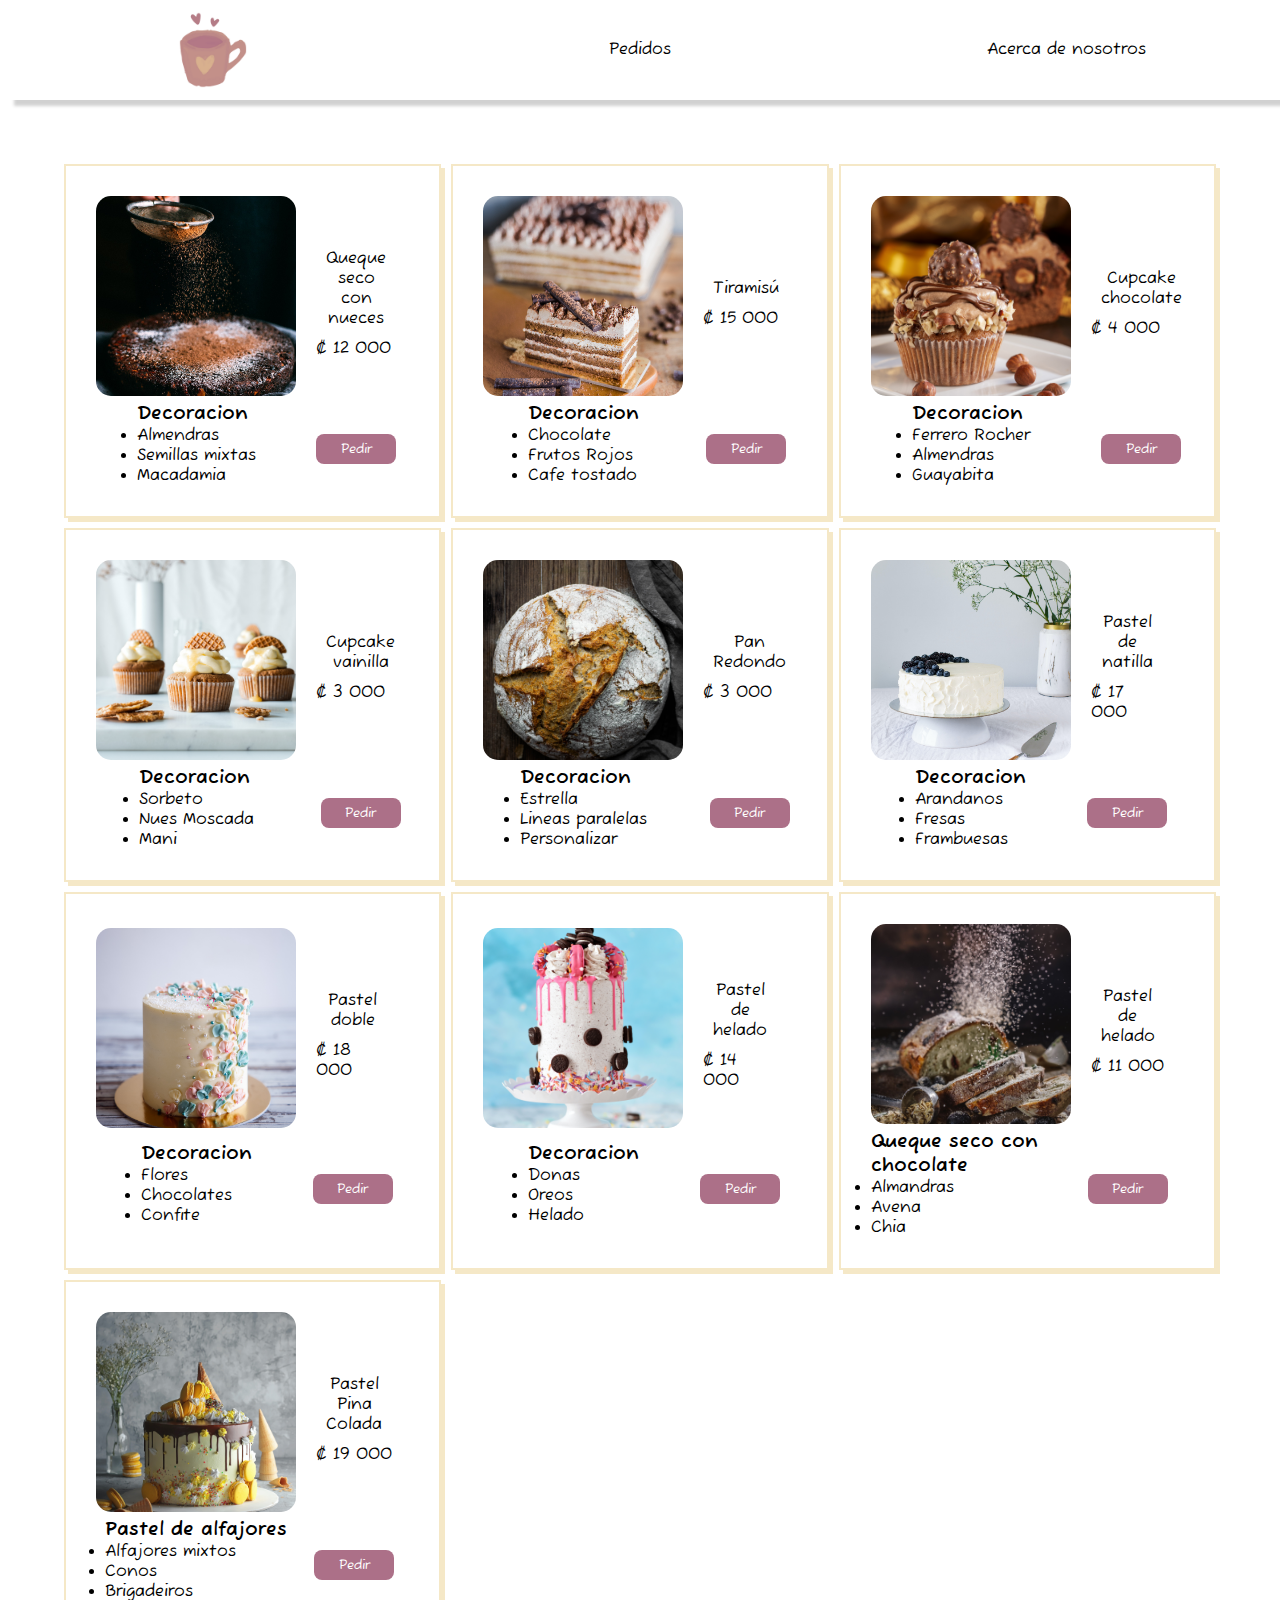
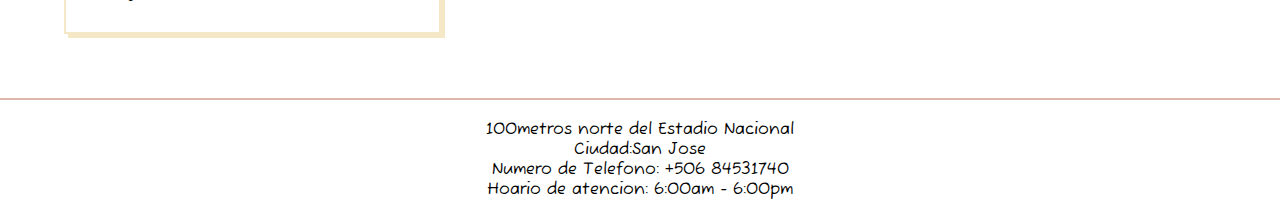
<file: index.html>
<!DOCTYPE html>
<html lang="en">
<head>
    <meta charset="UTF-8">
    <meta http-equiv="X-UA-Compatible" content="IE=edge">
    <meta name="viewport" content="width=device-width, initial-scale=1.0">
    <link rel="stylesheet" href="./estilo.css">
    <link rel="preconnect" href="https://fonts.googleapis.com">
    <link rel="preconnect" href="https://fonts.gstatic.com" crossorigin>
    <link href="https://fonts.googleapis.com/css2?family=Fuzzy+Bubbles&display=swap" rel="stylesheet">
    <title>La Hojaldreria</title>
</head>
<body>
    <header>
        <img class="img-logo" src="./Logo.png" alt="Logo de la hojaldreria">
        <p>Pedidos</p>
        <p>Acerca de nosotros</p>
    </header>



    <section class="container-menu">

        <section class="pastel">

            <div class="pastel-img">
                <img src="./pan1.jpg" alt="Imagen muestra del pastel">
            </div> 

            <div class="pastel-description">   
                <p class="text-description">Queque seco con nueces</p>
                <p>₡ 12 000</p>
            </div>

            <div class="decoration">
                <h3>Decoracion</h3>
                <ul>
                    <li>Almendras</li>
                    <li>Semillas mixtas</li>
                    <li>Macadamia</li>
                  </ul>
            </div>

            <div class="pedido-btn">
                <button class="btn-pedido"><a href="./pedido.html">Pedir</a></button>
            </div>
            
        </section>

        <section class="pastel">

            <div class="pastel-img">
                <img src="./Pastel1.jpg" alt="Imagen muestra del pastel">
            </div> 

            <div class="pastel-description">   
                <p class="text-description">Tiramisú</p>
                <p>₡ 15 000</p>
            </div>

            <div class="decoration">
                <h3>Decoracion</h3>
                <ul>
                    <li>Chocolate</li>
                    <li>Frutos Rojos</li>
                    <li>Cafe tostado</li>
                  </ul>
            </div>

            <div class="pedido-btn">
                <button class="btn-pedido"><a href="./pedido.html">Pedir</a></button>
            </div>
            
        </section>

        <section class="pastel">

            <div class="pastel-img">
                <img src="./Pastel2.jpg" alt="Imagen muestra del pastel">
            </div> 

            <div class="pastel-description">   
                <p class="text-description">Cupcake chocolate</p>
                <p>₡ 4 000</p>
            </div>

            <div class="decoration">
                <h3>Decoracion</h3>
                <ul>
                    <li>Ferrero Rocher</li>
                    <li>Almendras</li>
                    <li>Guayabita</li>
                  </ul>
            </div>

            <div class="pedido-btn">
                <button class="btn-pedido"><a href="./pedido.html">Pedir</a></button>
            </div>
            
        </section>

        <section class="pastel">

            <div class="pastel-img">
                <img src="./Pastel3.jpg" alt="Imagen muestra del pastel">
            </div> 

            <div class="pastel-description">   
                <p class="text-description">Cupcake vainilla</p>
                <p>₡ 3 000</p>
            </div>

            <div class="decoration">
                <h3>Decoracion</h3>
                <ul>
                    <li> Sorbeto</li>
                    <li>Nues Moscada</li>
                    <li>Mani</li>
                  </ul>
            </div>

            <div class="pedido-btn">
                <button class="btn-pedido"><a href="./pedido.html">Pedir</a></button>
            </div>
            
        </section>

        <section class="pastel">

            <div class="pastel-img">
                <img src="./pan2.jpg" alt="Imagen muestra del pastel">
            </div> 

            <div class="pastel-description">   
                <p class="text-description">Pan Redondo</p>
                <p>₡ 3 000</p>
            </div>

            <div class="decoration">
                <h3>Decoracion</h3>
                <ul>
                    <li> Estrella</li>
                    <li>Lineas paralelas</li>
                    <li>Personalizar</li>
                  </ul>
            </div>

            <div class="pedido-btn">
                <button class="btn-pedido"><a href="./pedido.html">Pedir</a></button>
            </div>
            
        </section>

        <section class="pastel">

            <div class="pastel-img">
                <img src="./Pastel4.jpg" alt="Imagen muestra del pastel">
            </div> 

            <div class="pastel-description">   
                <p class="text-description">Pastel de natilla</p>
                <p>₡ 17 000</p>
            </div>

            <div class="decoration">
                <h3>Decoracion</h3>
                <ul>
                    <li> Arandanos</li>
                    <li>Fresas</li>
                    <li>Frambuesas</li>
                  </ul>
            </div>

            <div class="pedido-btn">
                <button class="btn-pedido"><a href="./pedido.html">Pedir</a></button>
            </div>
            
        </section>

        <section class="pastel">

            <div class="pastel-img">
                <img src="./Pastel5.jpg" alt="Imagen muestra del pastel">
            </div> 

            <div class="pastel-description">   
                <p class="text-description">Pastel doble</p>
                <p>₡ 18 000</p>
            </div>

            <div class="decoration">
                <h3>Decoracion</h3>
                <ul>
                    <li> Flores</li>
                    <li>Chocolates</li>
                    <li>Confite</li>
                  </ul>
            </div>

            <div class="pedido-btn">
                <button class="btn-pedido"><a href="./pedido.html">Pedir</a></button>
            </div>
            
        </section>

        <section class="pastel">

            <div class="pastel-img">
                <img src="./Pastel6.jpg" alt="Imagen muestra del pastel">
            </div> 

            <div class="pastel-description">   
                <p class="text-description">Pastel de helado</p>
                <p>₡ 14 000</p>
            </div>

            <div class="decoration">
                <h3>Decoracion</h3>
                <ul>
                    <li> Donas</li>
                    <li>Oreos</li>
                    <li>Helado</li>
                  </ul>
            </div>

            <div class="pedido-btn">
                <button class="btn-pedido"><a href="./pedido.html">Pedir</a></button>
            </div>
            
        </section>

        <section class="pastel">

            <div class="pastel-img">
                <img src="./pan3.jpg" alt="Imagen muestra del pastel">
            </div> 

            <div class="pastel-description">   
                <p class="text-description">Pastel de helado</p>
                <p>₡ 11 000</p>
            </div>

            <div class="decoration">
                <h3>Queque seco con chocolate</h3>
                <ul>
                    <li> Almandras</li>
                    <li>Avena</li>
                    <li>Chia</li>
                  </ul>
            </div>

            <div class="pedido-btn">
                <button class="btn-pedido"><a href="./pedido.html">Pedir</a></button>
            </div>
            
        </section>

        <section class="pastel">

            <div class="pastel-img">
                <img src="./Pastel7.jpg" alt="Imagen muestra del pastel">
            </div> 

            <div class="pastel-description">   
                <p class="text-description">Pastel Pina Colada</p>
                <p>₡ 19 000</p>
            </div>

            <div class="decoration">
                <h3>Pastel de alfajores</h3>
                <ul>
                    <li> Alfajores mixtos</li>
                    <li>Conos</li>
                    <li>Brigadeiros</li>
                  </ul>
            </div>

            <div class="pedido-btn">
                <button class="btn-pedido"><a href="./pedido.html">Pedir</a></button>
            </div>
            
        </section>
     
    </section>



    <footer>
        <section class="footer">
        <p>100metros norte del Estadio Nacional</p>
        <p>Ciudad:San Jose</p>
        <p>Numero de Telefono: +506 84531740</p>
        <p>Hoario de atencion: 6:00am - 6:00pm</p>
        </section>
    </footer>
</body>
</html>
</file>
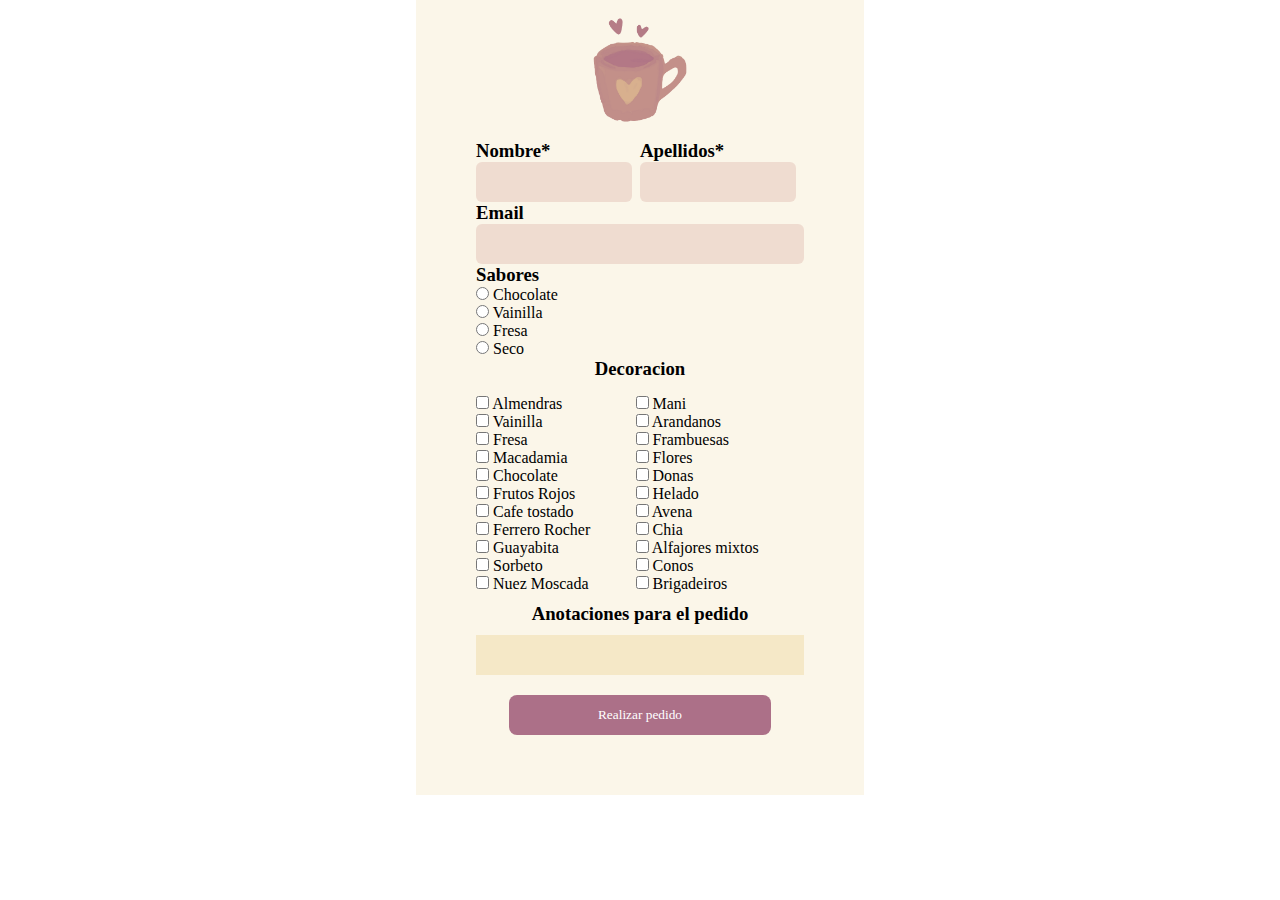
<file: pedido.html>
<!DOCTYPE html>
<html lang="en">
<head>
    <meta charset="UTF-8">
    <meta http-equiv="X-UA-Compatible" content="IE=edge">
    <meta name="viewport" content="width=device-width, initial-scale=1.0">
    <link rel="stylesheet" href="./estilo.css">
    <title>Realizar pedido</title>
</head>
<body>

    <form action="" class="form-pedidos">
        <section class="container-main-form">

            <img class="logoForm" src="./Logo-removebg-preview.png" alt="">

            <div class="containerForm-name">
                <div>
                    <h3>Nombre*</h3>
                    <input type="text" class="inputName" required>
                    <label for=""></label>   
                    </div>
                <div>
                    <h3>Apellidos*</h3>
                    <input type="text" class="inputLastName" required>
                    <label for=""></label>   
                </div>
            </div>

            <div>
                <h3>Email</h3>
                <input type="email" class="inputEmail" required>
                <label for=""></label>   
            </div>

            <div class="container-sabores">
                <h3>Sabores</h3>

                <div>
                    <input type="radio" value="chocolate" id="chocolate" name="sabores">
                    <label for="chocolate">Chocolate</label>
                </div>
                <div>
                    <input type="radio" value="vainilla" id="vainilla" name="sabores">
                    <label for="vainilla">Vainilla</label>
                </div>
                <div>
                    <input type="radio" value="fresa" id="fresa" name="sabores">
                    <label for="fresa">Fresa</label>
                </div>
                <div>
                    <input type="radio" value="seco" id="seco" name="sabores">
                    <label for="seco">Seco</label>
                </div>
            </div>

            <div class="container-decoracion">
                <h3 class="title-decoracion">Decoracion</h3>
                <div class="subcontainer-decoracion uno">
                    <div>
                        <input type="checkbox" value="Almendras" id="Almendras" name="decoracion">
                        <label for="Almendras">Almendras</label>
                    </div>
                    <div>
                        <input type="checkbox" value="vainilla" id="vainilla" name="decoracion">
                        <label for="vainilla">Vainilla</label>
                    </div>
                    <div>
                        <input type="checkbox" value="fresa" id="fresa" name="decoracion">
                    <label for="fresa">Fresa</label>
                    </div>
                    <div>
                        <input type="checkbox" value="macadamia" id="macadamia" name="decoracion">
                        <label for="macadamia">Macadamia</label>
                    </div>
                    <div>
                        <input type="checkbox" value="chocolate" id="chocolate" name="decoracion">
                        <label for="chocolate">Chocolate</label>
                    </div>
                    <div>
                        <input type="checkbox" value="frutos" id="frutos" name="decoracion">
                        <label for="frutos">Frutos Rojos</label> 
                    </div>
                    <div>
                        <input type="checkbox" value="cafe" id="cafe" name="decoracion">
                        <label for="cafe">Cafe tostado</label>
                    </div>
                    <div>
                        <input type="checkbox" value="ferrero" id="ferrero" name="decoracion">
                        <label for="ferrero">Ferrero Rocher</label>
                    </div>
                    <div>
                        <input type="checkbox" value="guayabita" id="guayabita" name="decoracion">
                        <label for="guayabita">Guayabita</label>
                    </div>
                    <div>
                        <input type="checkbox" value="sorbeto" id="sorbeto" name="decoracion">
                        <label for="sorbeto">Sorbeto</label>
                    </div>
                    <div>
                        <input type="checkbox" value="nuez" id="nuez" name="decoracion">
                        <label for="nuez">Nuez Moscada</label>
                    </div>
                             
                </div>
                <div class="subcontainer-decoracion dos">
                    <div>
                        <input type="checkbox" value="mani" id="mani" name="decoracion">
                        <label for="mani">Mani</label>
                    </div>
                    <div>
                        <input type="checkbox" value="arandanos" id="arandanos" name="decoracion">
                        <label for="arandanos">Arandanos</label>
                    </div>
                    <div>
                        <input type="checkbox" value="frambuesas" id="frambuesas" name="decoracion">
                        <label for="frambuesas">Frambuesas</label>
                    </div>
                    <div>
                        <input type="checkbox" value="flores" id="flores" name="decoracion">
                        <label for="flores">Flores</label>
                    </div>
                    <div>
                        <input type="checkbox" value="donas" id="donas" name="decoracion">
                        <label for="donas">Donas</label>
                    </div>
                    <div>
                        <input type="checkbox" value="helado" id="helado" name="decoracion">
                        <label for="helado">Helado</label>
                    </div>
                    <div>
                        <input type="checkbox" value="avena" id="avena" name="decoracion">
                        <label for="avena">Avena</label>
                    </div>
                    <div>
                        <input type="checkbox" value="chia" id="chia" name="decoracion">
                        <label for="chia">Chia</label>
                    </div>
                    <div>
                        <input type="checkbox" value="alfajores" id="alfajores" name="decoracion">
                        <label for="alfajores">Alfajores mixtos</label>
                    </div>
                    <div>
                        <input type="checkbox" value="conos" id="conos" name="decoracion">
                        <label for="conos">Conos</label>
                    </div>
                    <div>
                        <input type="checkbox" value="brigadeiros" id="brigadeiros" name="decoracion">
                        <label for="brigadeiros">Brigadeiros</label>
                    </div> 
                </div>
            </div>
            <section class="anotaciones">
                <h3 class="title-notes">Anotaciones para el pedido</h3>
                <input type="text" name="" id="" class="input-notes">
            </section>

            <button class="btn-form"><a href="./pedidoExito.html">Realizar pedido</a></button>
            
        </section>
    </form>
</body>
</html>
</file>
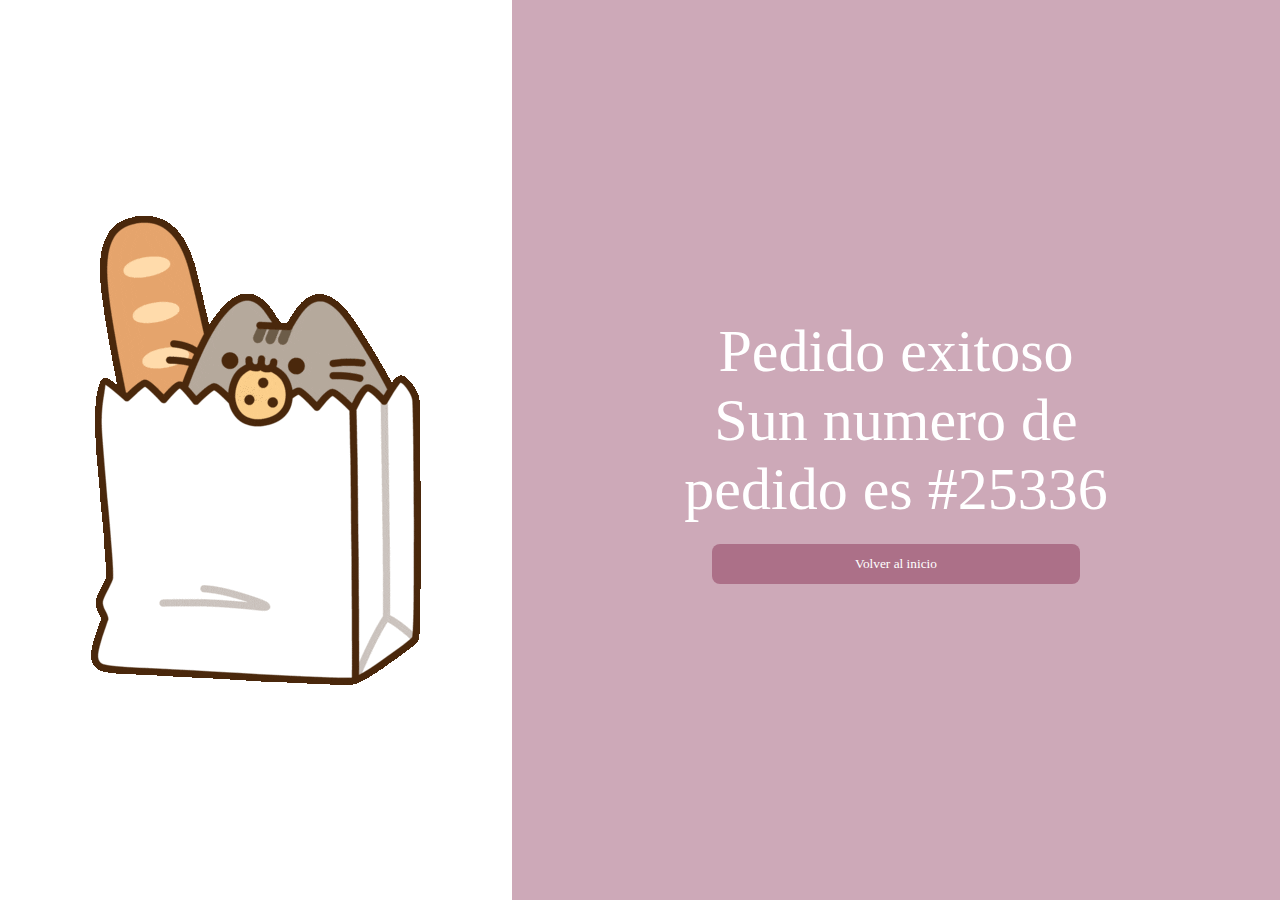
<file: pedidoExito.html>
<!DOCTYPE html>
<html lang="en">
<head>
    <meta charset="UTF-8">
    <meta http-equiv="X-UA-Compatible" content="IE=edge">
    <meta name="viewport" content="width=device-width, initial-scale=1.0">
    <link rel="stylesheet" href="./estilo.css">
    <title>Pedido exitoso</title>
</head>
<body>
    <section class="page-succes">
        <img class="gift-bread" src="./giphy.gif" alt="gif gato comiend pan">
        <section class="container-buy">
            <p>Pedido exitoso</p>
            <p>Sun numero de pedido es #25336</p>
            <button class="btn-form"> <a href="./index.html">Volver al inicio </a></button>
        </section>
    </section>
</body>
</html>
</file>
<file: estilo.css>
:root{
    --color1:#F5E8C7;
    --color2:#ECCCB2;
    --color3:#DEB6AB;
    --color4:#AC7088;

}
*{
    padding: 0px;
    margin: 0px;
    font-family:'Fuzzy Bubbles', cursive; ;
}

input [type="radio"]:checked+label{
    font-weight: bold;
    color: red;
}
    


/*Estilizacion del header */
header{
    display: grid;
    grid-template-columns: 1fr 1fr 1fr;
    grid-template-rows: 100px;
    height: 10%;
    align-items: center;
    justify-items: center;
    -webkit-box-shadow: 10px 10px 3px -4px rgba(0,0,0,0.18);
    -moz-box-shadow: 10px 10px 3px -4px rgba(0,0,0,0.18);
    box-shadow: 10px 10px 3px -4px rgba(0,0,0,0.18);
}

.img-logo{
    height: 100%;
    width: 150px;
    object-fit:contain;  
}
/*Estilizacion del header */


.container-menu{
    display: grid;
    grid-gap: 10px;
    grid-template-columns: repeat(auto-fill, minmax(340px, auto ));
    margin: 5%;
}

.pastel{
    display: grid;
    grid-template-areas: 'pastel-img pastel-description'
                        'pastel-decoration pastel-decoration'
                        'pastel-btn pastel-btn';
    place-items: center;
    border: solid var(--color1) 2px ;
    box-shadow: 4px 4px var(--color1);
    padding: 30px;
    
}
.text-description{
    text-align: center;
    padding: 10px;
}
.pastel-description{
    grid-area: pastel-description;
    padding: 20px;
}
.pastel img{
    height: 200px;
    width: 200px;
    object-fit: cover;
    border-radius: 15px;
}
.pastel-img{
    grid-area:pastel-img ;
}
.pastel-decoration{
    grid-area: pastel-decoration;
}

.btn-pedido{
    background-color: var(--color4);
    height: 30px;
    width: 80px;
    border: none;
    border-radius: 8px;
    margin-top: 10px;
}
.pastel-btn{
    grid-area: pastel-btn;
}
.btn-pedido a{
   text-decoration: none;
   color: white;
}
.btn-pedido a:hover{
    text-decoration:underline;
    font-size: 14px;
 }


/*Estilizacion del footer */
footer{
    display: flex;
    place-content: center;
    bottom: 0;
    border-top:2px solid var(--color3);
    
}
.footer{

    position:absolute;
    flex-direction: column;
    text-align: center;
    padding: 20px;
    
}
/*Estilizacion del footer */



/*FORMULARIOS */
/*FORMULARIOS */
/*FORMULARIOS */
.container-main-form{
    display: flex;
    flex-direction: column;
    padding: 0px 60px  60px  60px ;
    background-color: rgba(245,232,199,0.4);
 
}


.logoForm{
    width: 140px;
    height: 140px;
    place-self: center;
}

.inputEmail{
    width: 100%;
    height: 40px;
    background-color: rgba(222,182,171,0.4);
    border: none;
    border-radius: 6px;
}

.inputName{
    width: 95%;
    height: 40px;
    background-color: rgba(222,182,171,0.4);
    border: none;
    border-radius: 6px;
}

.inputLastName{
    width: 95%;
    height: 40px;
    background-color: rgba(222,182,171,0.4);
    border: none;
    border-radius: 6px;
}
.containerForm-name{
    display: flex;
    flex-direction: row;
    width: 100%;
    
}



.form-pedidos{
    display: flex;
    place-content: center;
}


.container-sabores{
    display: flex;
    flex-direction: column;
    
}

.container-decoracion{
    display: grid;
    
      
}
.title-decoracion{
    grid-column-start: 1 ;
    grid-column-end: 3 ;
    text-align: center;
    margin-bottom: 15px;
}
.subcontainer-decoracion{
    display: flex;
    flex-direction: column;
    place-content: center; 

}

.subcontainer-decoracion .uno{
    grid-column-start: 1 ;
    grid-column-end: 2 ;
   
}
.subcontainer-decoracion .dos{
    grid-column-start: 2 ;
    grid-column-end: 3 ;
    
}

.btn-form{
    background-color: #AC7088;
    border: none;
    width: 80%;
    height: 40px;
    place-self: center;
    margin-top: 20px;
    border-radius: 8px;
    
}
.btn-form a{
    text-decoration: none;
    color: white;
    
}
.anotaciones{
    display: flex;
    place-content: center;
    flex-direction: column;
}
.title-notes{
    margin:    10px;
    place-self: center;
}

.input-notes{
    border: none;
    height: 40px;
    background-color: #F5E8C7;
}

/*PAGINA DE LA COMPRA EXITOSA*/


.page-succes{
    display: grid;
    grid-template-columns: 2fr 3fr;
    height: 100vh;
    color: white;
    font-size: 60px
   
}

.container-buy{
    background-color: rgba(172,112,136,0.6);
    display: flex;
    flex-direction: column;
    justify-content: center;
    align-items: center;
    padding: 20%;
    text-align: center;
}

.gift-bread{
    display: flex;
    align-self: center;
    justify-self: center;
}
</file>
